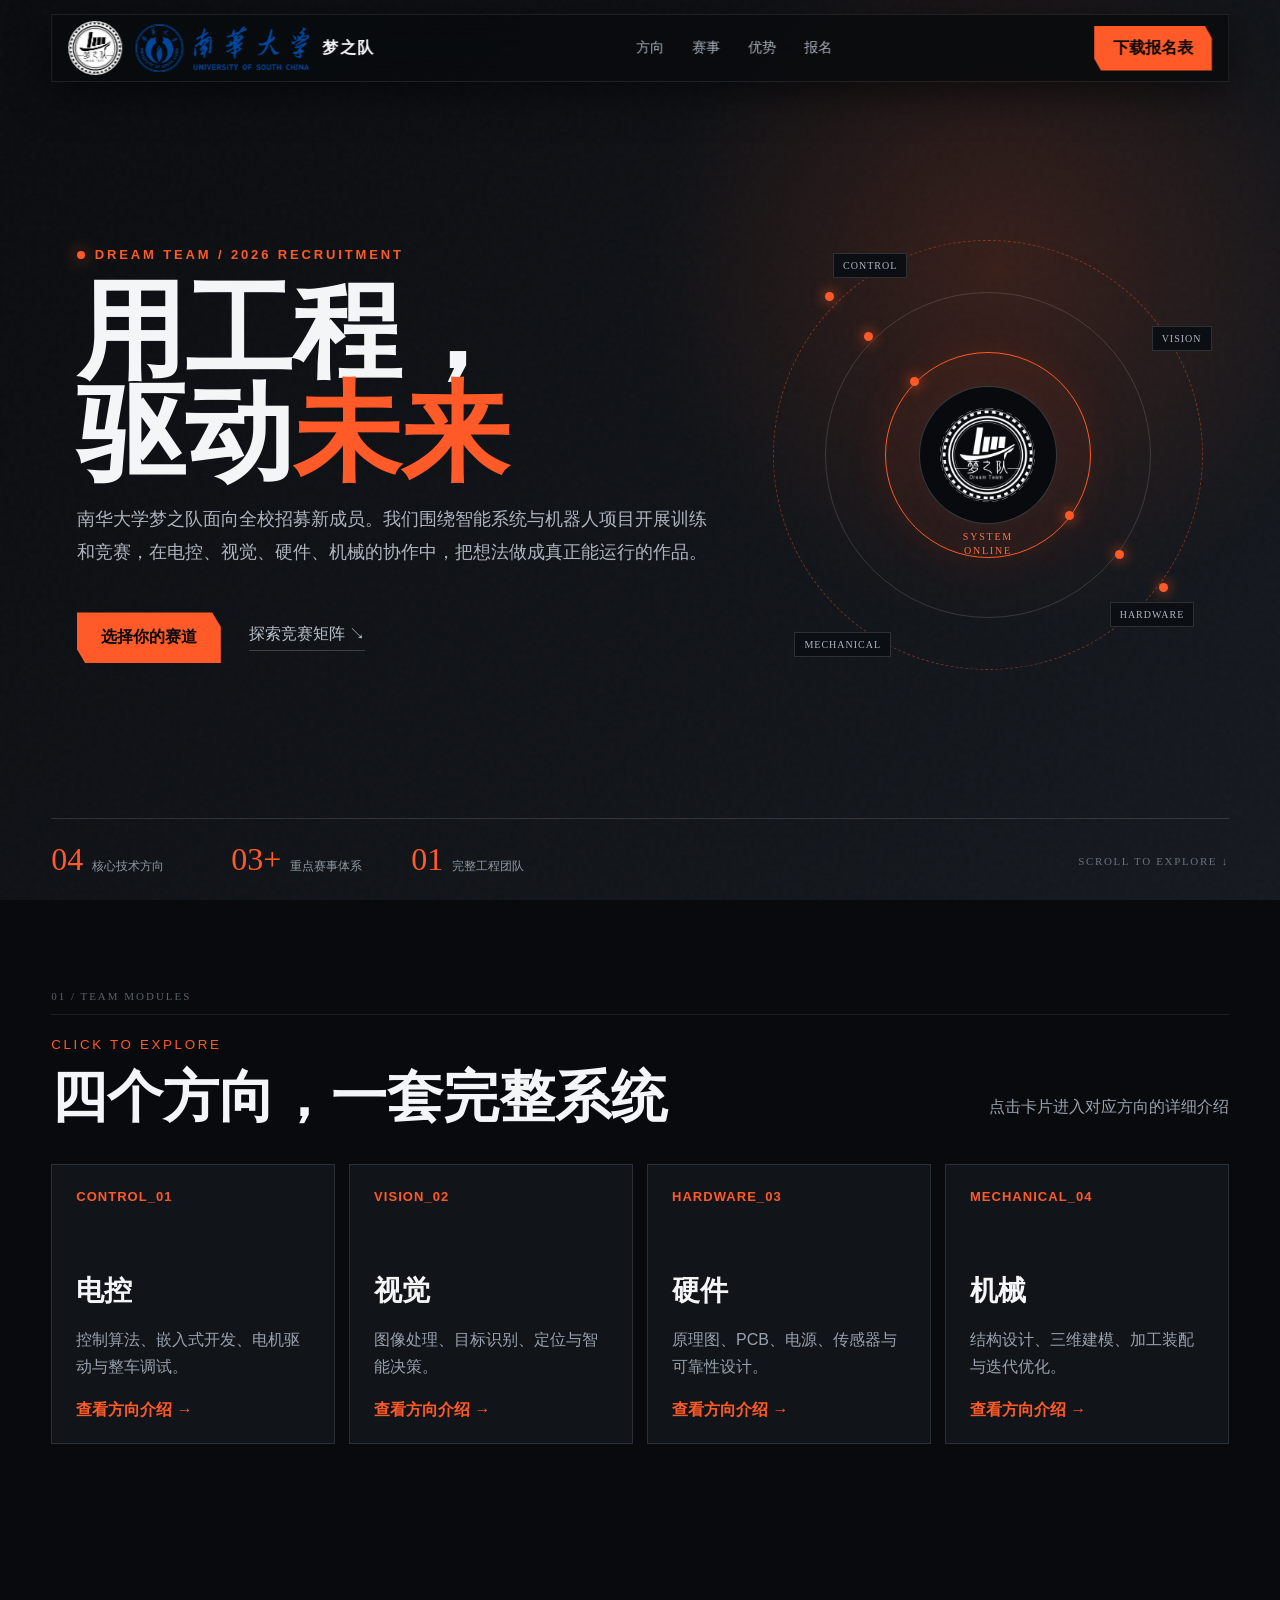
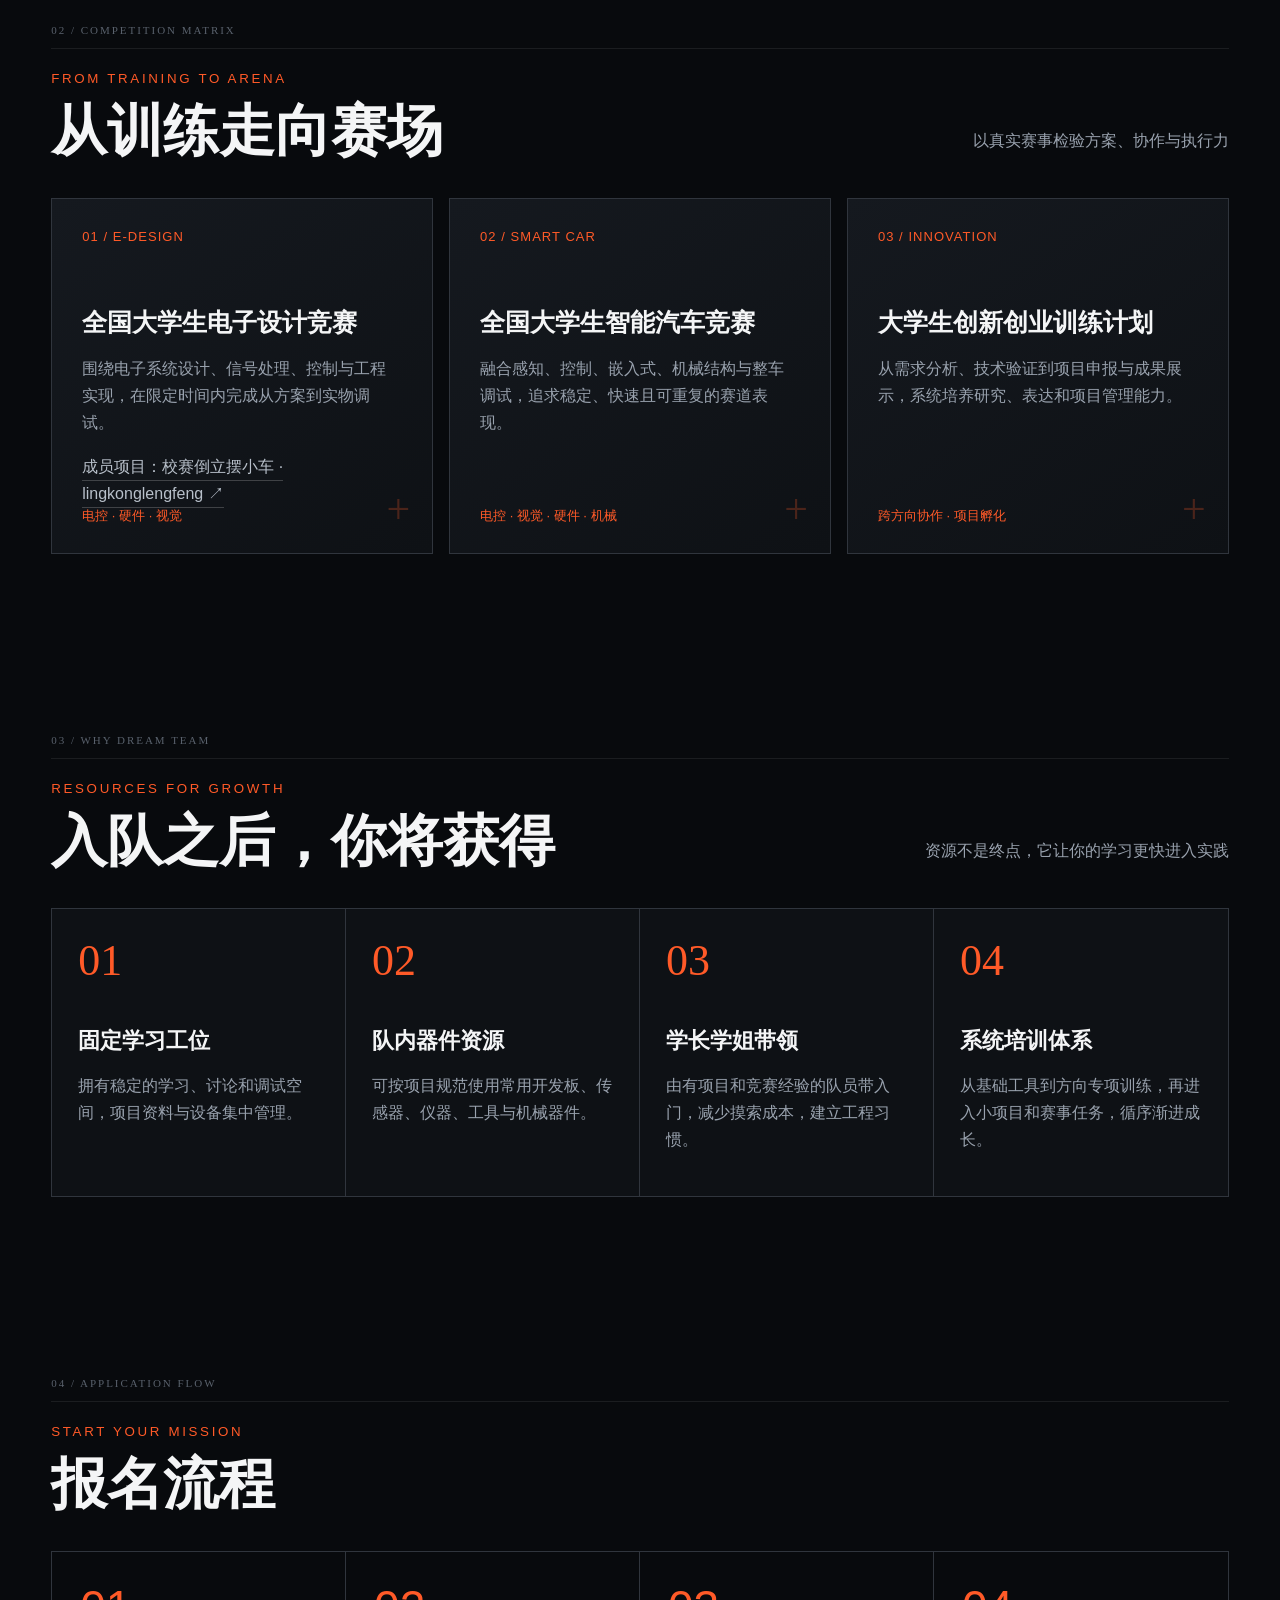
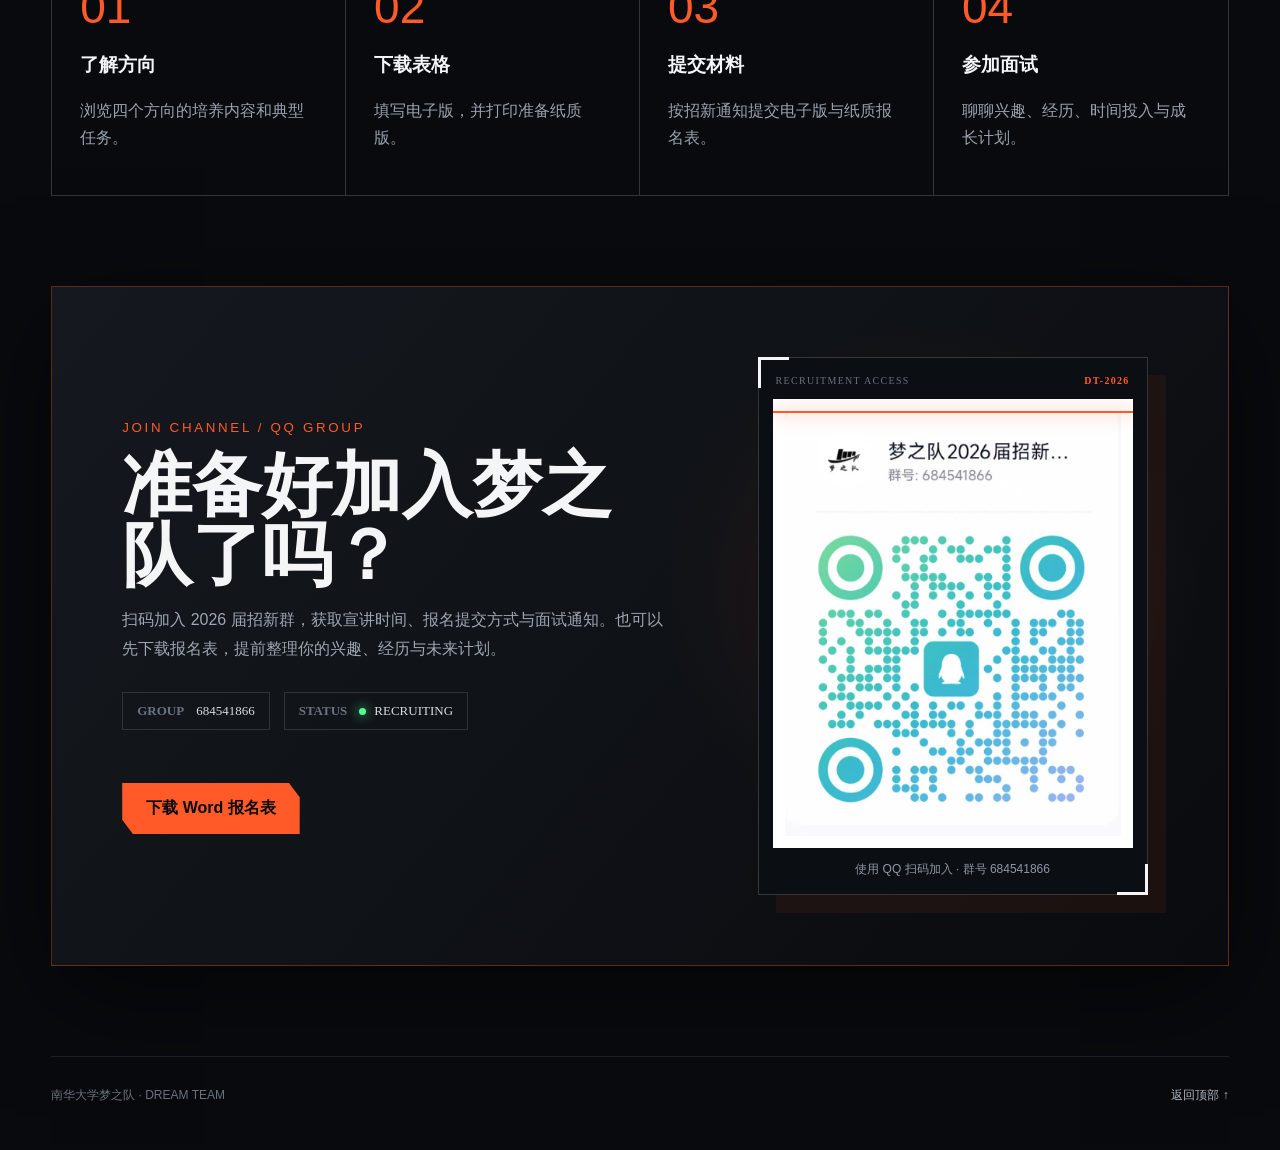
<file: index.html>
<!doctype html>
<html lang="zh-CN">
<head>
  <meta charset="utf-8">
  <meta name="viewport" content="width=device-width,initial-scale=1">
  <meta name="description" content="南华大学梦之队招新：电控、视觉、硬件、机械方向">
<title>梦之队招新</title>
  <link rel="stylesheet" href="assets/mecha.css">
  <link rel="stylesheet" href="assets/brand-fix.css">
  <link rel="stylesheet" href="assets/mecha-v2.css"><link rel="stylesheet" href="assets/mecha-v3.css">
</head>
<body class="home-page">
  <nav class="nav">
    <a class="brand" href="index.html"><img src="assets/dream-team-logo.jpg" alt="梦之队队徽"><img class="usc-logo" src="assets/usc-logo.png" alt="南华大学校标"><b>梦之队</b></a>
    <div class="nav-links"><a href="#roles">方向</a><a href="#competitions">赛事</a><a href="#benefits">优势</a><a href="#apply">报名</a></div>
    <a class="btn compact" href="南华大学梦之队招新报名表.docx" download>下载报名表</a>
  </nav>

  <header class="hero hero-v2">
    <div class="hero-noise"></div><div class="scanline"></div>
    <div class="hero-inner hero-layout">
      <div class="hero-copy">
        <div class="kicker"><span class="live-dot"></span>DREAM TEAM / 2026 RECRUITMENT</div>
        <h1>用工程，<br>驱动<em>未来</em></h1>
        <p>南华大学梦之队面向全校招募新成员。我们围绕智能系统与机器人项目开展训练和竞赛，在电控、视觉、硬件、机械的协作中，把想法做成真正能运行的作品。</p>
        <div class="hero-actions"><a class="btn" href="#roles">选择你的赛道</a><a class="text-link" href="#competitions">探索竞赛矩阵 ↘</a></div>
      </div>
      <div class="core" aria-label="招新方向快捷入口">
        <div class="core-ring ring-a"></div><div class="core-ring ring-b"></div><div class="core-ring ring-c"></div>
        <div class="core-center"><img src="assets/dream-team-logo.jpg" alt=""><span>SYSTEM<br>ONLINE</span></div>
        <a class="node n1" href="#role-control" aria-label="前往电控方向">CONTROL</a><a class="node n2" href="#role-vision" aria-label="前往视觉方向">VISION</a><a class="node n3" href="#role-hardware" aria-label="前往硬件方向">HARDWARE</a><a class="node n4" href="#role-mechanical" aria-label="前往机械方向">MECHANICAL</a>
      </div>
    </div>
    <div class="hero-stats"><div><b>04</b><span>核心技术方向</span></div><div><b>03+</b><span>重点赛事体系</span></div><div><b>01</b><span>完整工程团队</span></div><p>SCROLL TO EXPLORE ↓</p></div>
  </header>

  <main>
    <section id="roles">
      <div class="section-index">01 / TEAM MODULES</div>
      <div class="title"><div><small>CLICK TO EXPLORE</small><h2>四个方向，一套完整系统</h2></div><p>点击卡片进入对应方向的详细介绍</p></div>
      <div class="roles">
        <a id="role-control" class="role spotlight" href="direction-control.html"><b>CONTROL_01</b><h3>电控</h3><p>控制算法、嵌入式开发、电机驱动与整车调试。</p><span>查看方向介绍 →</span></a>
        <a id="role-vision" class="role spotlight" href="direction-vision.html"><b>VISION_02</b><h3>视觉</h3><p>图像处理、目标识别、定位与智能决策。</p><span>查看方向介绍 →</span></a>
        <a id="role-hardware" class="role spotlight" href="direction-hardware.html"><b>HARDWARE_03</b><h3>硬件</h3><p>原理图、PCB、电源、传感器与可靠性设计。</p><span>查看方向介绍 →</span></a>
        <a id="role-mechanical" class="role spotlight" href="direction-mechanical.html"><b>MECHANICAL_04</b><h3>机械</h3><p>结构设计、三维建模、加工装配与迭代优化。</p><span>查看方向介绍 →</span></a>
      </div>
    </section>

    <section id="competitions">
      <div class="section-index">02 / COMPETITION MATRIX</div>
      <div class="title"><div><small>FROM TRAINING TO ARENA</small><h2>从训练走向赛场</h2></div><p>以真实赛事检验方案、协作与执行力</p></div>
      <div class="competitions">
        <article class="competition spotlight"><span>01 / E-DESIGN</span><h3>全国大学生电子设计竞赛</h3><p>围绕电子系统设计、信号处理、控制与工程实现，在限定时间内完成从方案到实物调试。</p><i>电控 · 硬件 · 视觉</i><p><a class="text-link" href="https://github.com/lingkonglengfeng/nanhua-pendulum-car" target="_blank" rel="noopener noreferrer">成员项目：校赛倒立摆小车 · lingkonglengfeng ↗</a></p></article>
        <article class="competition spotlight"><span>02 / SMART CAR</span><h3>全国大学生智能汽车竞赛</h3><p>融合感知、控制、嵌入式、机械结构与整车调试，追求稳定、快速且可重复的赛道表现。</p><i>电控 · 视觉 · 硬件 · 机械</i></article>
        <article class="competition spotlight"><span>03 / INNOVATION</span><h3>大学生创新创业训练计划</h3><p>从需求分析、技术验证到项目申报与成果展示，系统培养研究、表达和项目管理能力。</p><i>跨方向协作 · 项目孵化</i></article>
      </div>
    </section>

    <section id="benefits">
      <div class="section-index">03 / WHY DREAM TEAM</div>
      <div class="title"><div><small>RESOURCES FOR GROWTH</small><h2>入队之后，你将获得</h2></div><p>资源不是终点，它让你的学习更快进入实践</p></div>
      <div class="benefits"><article class="spotlight"><b>01</b><h3>固定学习工位</h3><p>拥有稳定的学习、讨论和调试空间，项目资料与设备集中管理。</p></article><article class="spotlight"><b>02</b><h3>队内器件资源</h3><p>可按项目规范使用常用开发板、传感器、仪器、工具与机械器件。</p></article><article class="spotlight"><b>03</b><h3>学长学姐带领</h3><p>由有项目和竞赛经验的队员带入门，减少摸索成本，建立工程习惯。</p></article><article class="spotlight"><b>04</b><h3>系统培训体系</h3><p>从基础工具到方向专项训练，再进入小项目和赛事任务，循序渐进成长。</p></article></div>
    </section>

    <section id="apply">
      <div class="section-index">04 / APPLICATION FLOW</div>
      <div class="title"><div><small>START YOUR MISSION</small><h2>报名流程</h2></div></div>
      <div class="process"><div class="step"><span>01</span><h3>了解方向</h3><p>浏览四个方向的培养内容和典型任务。</p></div><div class="step"><span>02</span><h3>下载表格</h3><p>填写电子版，并打印准备纸质版。</p></div><div class="step"><span>03</span><h3>提交材料</h3><p>按招新通知提交电子版与纸质报名表。</p></div><div class="step"><span>04</span><h3>参加面试</h3><p>聊聊兴趣、经历、时间投入与成长计划。</p></div></div>
    </section>

    <section class="join-terminal">
      <div class="join-copy"><small>JOIN CHANNEL / QQ GROUP</small><h2>准备好加入梦之队了吗？</h2><p>扫码加入 2026 届招新群，获取宣讲时间、报名提交方式与面试通知。也可以先下载报名表，提前整理你的兴趣、经历与未来计划。</p><div class="terminal-meta"><span><b>GROUP</b>684541866</span><span><b>STATUS</b><i></i>RECRUITING</span></div><a class="btn" href="南华大学梦之队招新报名表.docx" download>下载 Word 报名表</a></div>
      <div class="qr-terminal"><div class="qr-head"><span>RECRUITMENT ACCESS</span><b>DT-2026</b></div><div class="qr-screen"><div class="qr-scan"></div><img src="assets/recruit-qq-qr.png" alt="梦之队2026届招新QQ群二维码"></div><p>使用 QQ 扫码加入 · 群号 684541866</p></div>
    </section>
  </main>
  <footer class="site-footer"><span>南华大学梦之队 · DREAM TEAM</span><a href="#top" onclick="window.scrollTo({top:0,behavior:'smooth'});return false">返回顶部 ↑</a></footer>
  <script src="assets/mecha.js"></script><script src="assets/mecha-v2.js"></script><script src="assets/mecha-v3.js"></script>
</body>
</html>
</file>
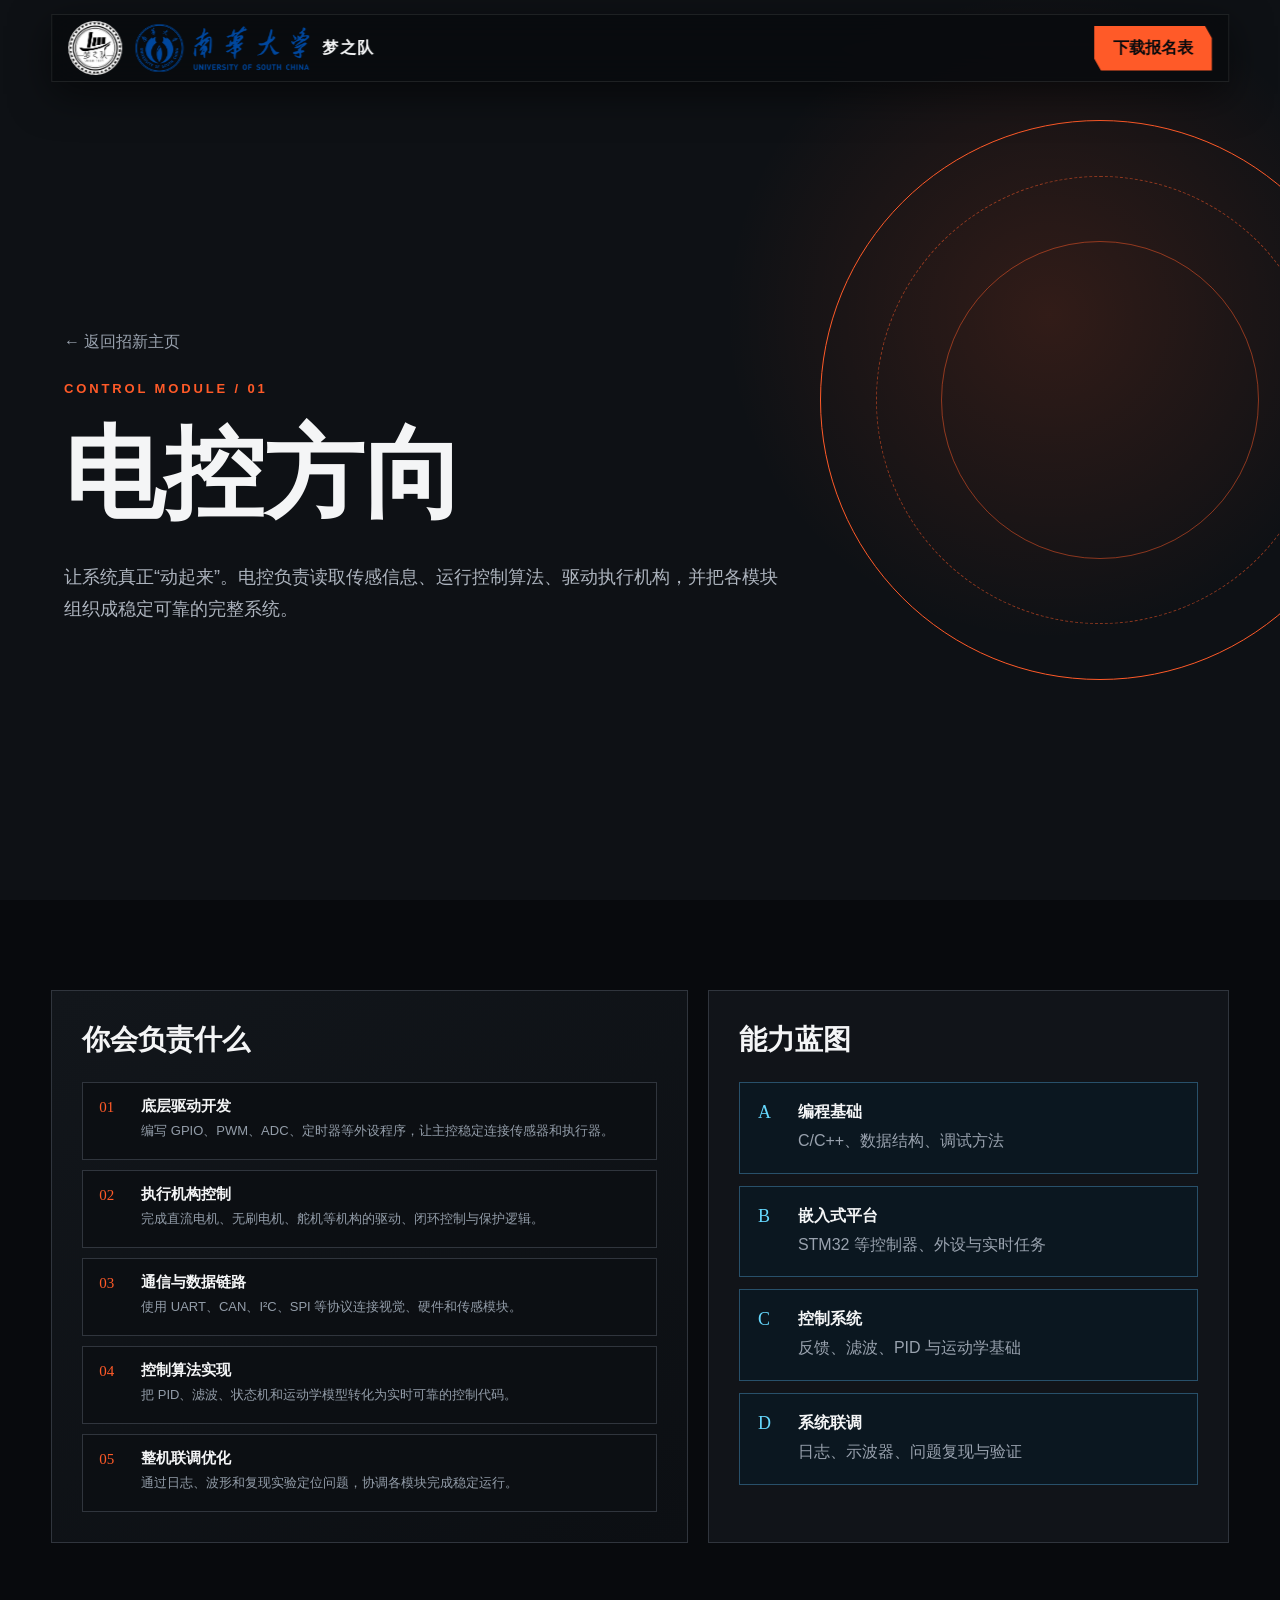
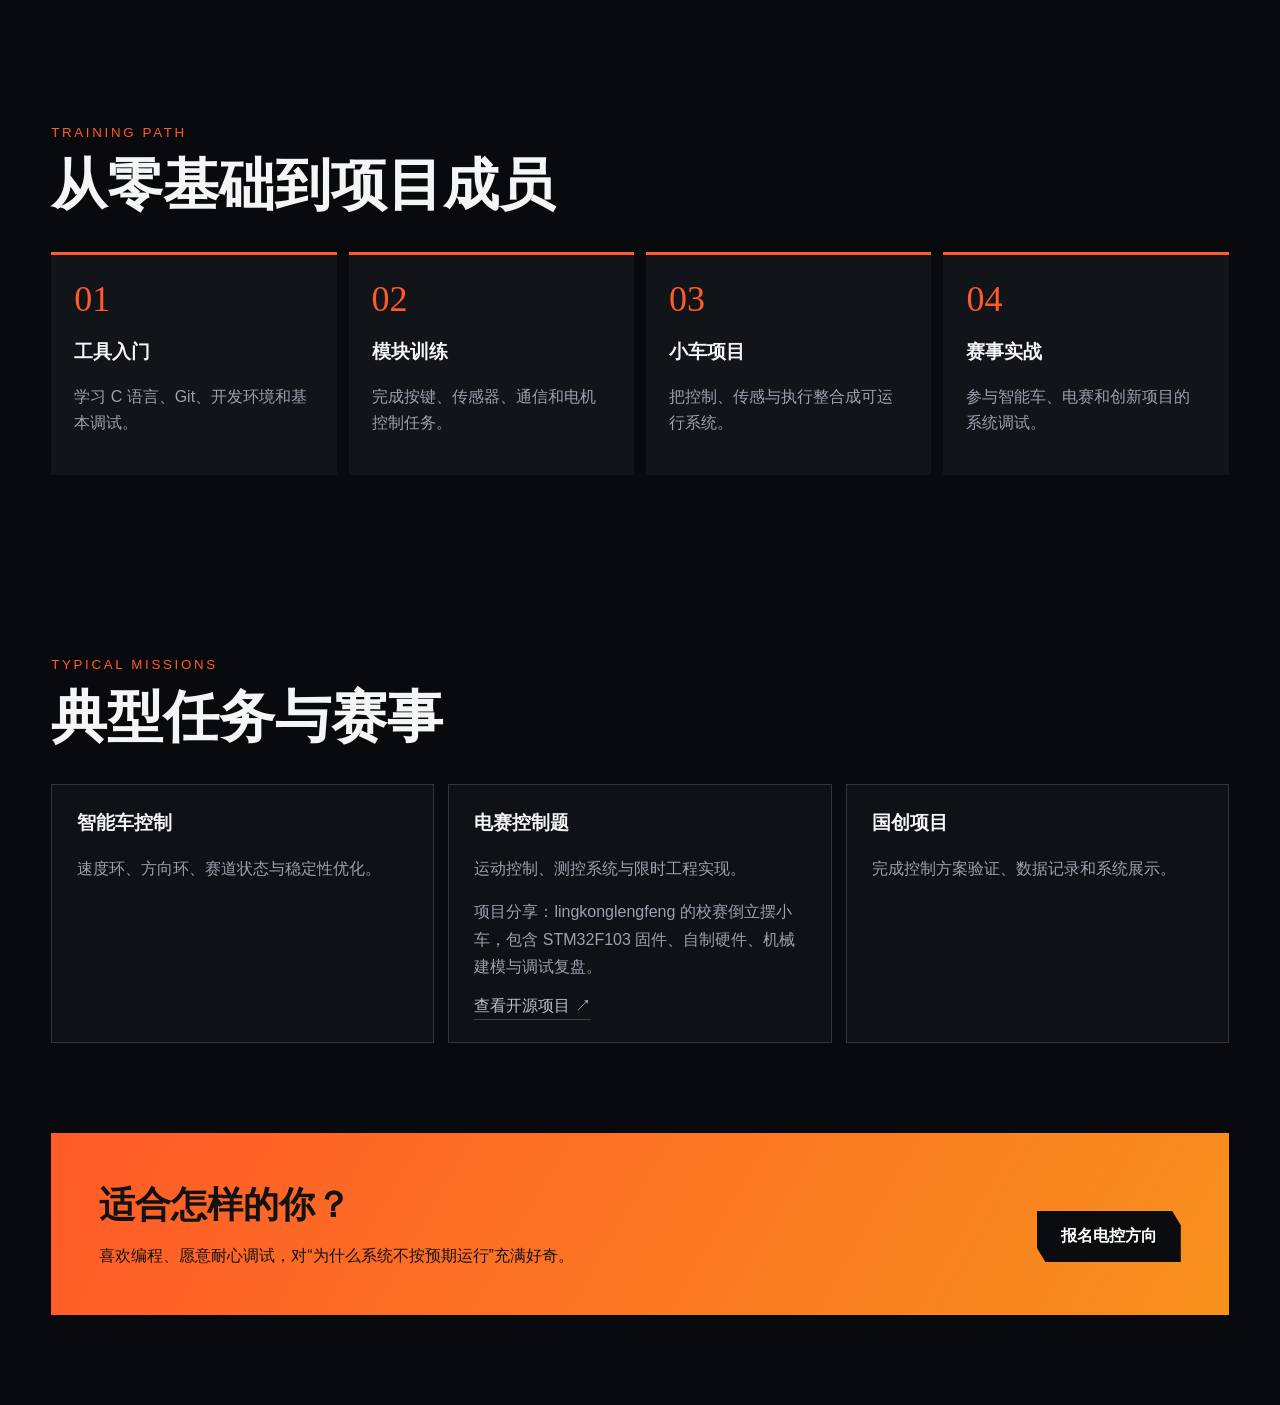
<file: direction-control.html>
<!doctype html><html lang="zh-CN"><head><meta charset="utf-8"><meta name="viewport" content="width=device-width,initial-scale=1"><title>电控方向 · 梦之队</title><link rel="stylesheet" href="assets/mecha.css"><link rel="stylesheet" href="assets/brand-fix.css"><link rel="stylesheet" href="assets/mecha-v2.css"><link rel="stylesheet" href="assets/mecha-v3.css"></head><body class="direction-page"><nav class="nav"><a class="brand" href="index.html"><img src="assets/dream-team-logo.jpg" alt="梦之队"><img class="usc-logo" src="assets/usc-logo.png" alt="南华大学校标"><b>梦之队</b></a><a class="btn compact" href="南华大学梦之队招新报名表.docx" download>下载报名表</a></nav><header class="direction-hero"><div class="orb"></div><div class="inner"><a class="back" href="index.html">← 返回招新主页</a><div class="eyebrow">CONTROL MODULE / 01</div><h1>电控方向</h1><p>让系统真正“动起来”。电控负责读取传感信息、运行控制算法、驱动执行机构，并把各模块组织成稳定可靠的完整系统。</p></div></header><main><section><div class="module-grid"><article class="module"><h2>你会负责什么</h2><div class="duty-list"><div class="duty-item"><b>01</b><strong>底层驱动开发</strong><span>编写 GPIO、PWM、ADC、定时器等外设程序，让主控稳定连接传感器和执行器。</span></div><div class="duty-item"><b>02</b><strong>执行机构控制</strong><span>完成直流电机、无刷电机、舵机等机构的驱动、闭环控制与保护逻辑。</span></div><div class="duty-item"><b>03</b><strong>通信与数据链路</strong><span>使用 UART、CAN、I²C、SPI 等协议连接视觉、硬件和传感模块。</span></div><div class="duty-item"><b>04</b><strong>控制算法实现</strong><span>把 PID、滤波、状态机和运动学模型转化为实时可靠的控制代码。</span></div><div class="duty-item"><b>05</b><strong>整机联调优化</strong><span>通过日志、波形和复现实验定位问题，协调各模块完成稳定运行。</span></div></div></article><article class="module"><h2>能力蓝图</h2><div class="blueprint-list"><div class="blueprint-item"><b>A</b><strong>编程基础</strong><span>C/C++、数据结构、调试方法</span></div><div class="blueprint-item"><b>B</b><strong>嵌入式平台</strong><span>STM32 等控制器、外设与实时任务</span></div><div class="blueprint-item"><b>C</b><strong>控制系统</strong><span>反馈、滤波、PID 与运动学基础</span></div><div class="blueprint-item"><b>D</b><strong>系统联调</strong><span>日志、示波器、问题复现与验证</span></div></div></article></div></section><section><div class="title"><div><small>TRAINING PATH</small><h2>从零基础到项目成员</h2></div></div><div class="path"><article><b>01</b><h3>工具入门</h3><p>学习 C 语言、Git、开发环境和基本调试。</p></article><article><b>02</b><h3>模块训练</h3><p>完成按键、传感器、通信和电机控制任务。</p></article><article><b>03</b><h3>小车项目</h3><p>把控制、传感与执行整合成可运行系统。</p></article><article><b>04</b><h3>赛事实战</h3><p>参与智能车、电赛和创新项目的系统调试。</p></article></div></section><section><div class="title"><div><small>TYPICAL MISSIONS</small><h2>典型任务与赛事</h2></div></div><div class="project-strip"><article><h3>智能车控制</h3><p>速度环、方向环、赛道状态与稳定性优化。</p></article><article><h3>电赛控制题</h3><p>运动控制、测控系统与限时工程实现。</p><p>项目分享：lingkonglengfeng 的校赛倒立摆小车，包含 STM32F103 固件、自制硬件、机械建模与调试复盘。</p><a class="text-link" href="https://github.com/lingkonglengfeng/nanhua-pendulum-car" target="_blank" rel="noopener noreferrer">查看开源项目 ↗</a></article><article><h3>国创项目</h3><p>完成控制方案验证、数据记录和系统展示。</p></article></div></section><section class="download"><div><h2>适合怎样的你？</h2><p>喜欢编程、愿意耐心调试，对“为什么系统不按预期运行”充满好奇。</p></div><a class="btn dark" href="南华大学梦之队招新报名表.docx" download>报名电控方向</a></section></main><script src="assets/mecha.js"></script><script src="assets/mecha-v2.js"></script><script src="assets/mecha-v3.js"></script></body></html>
</file>
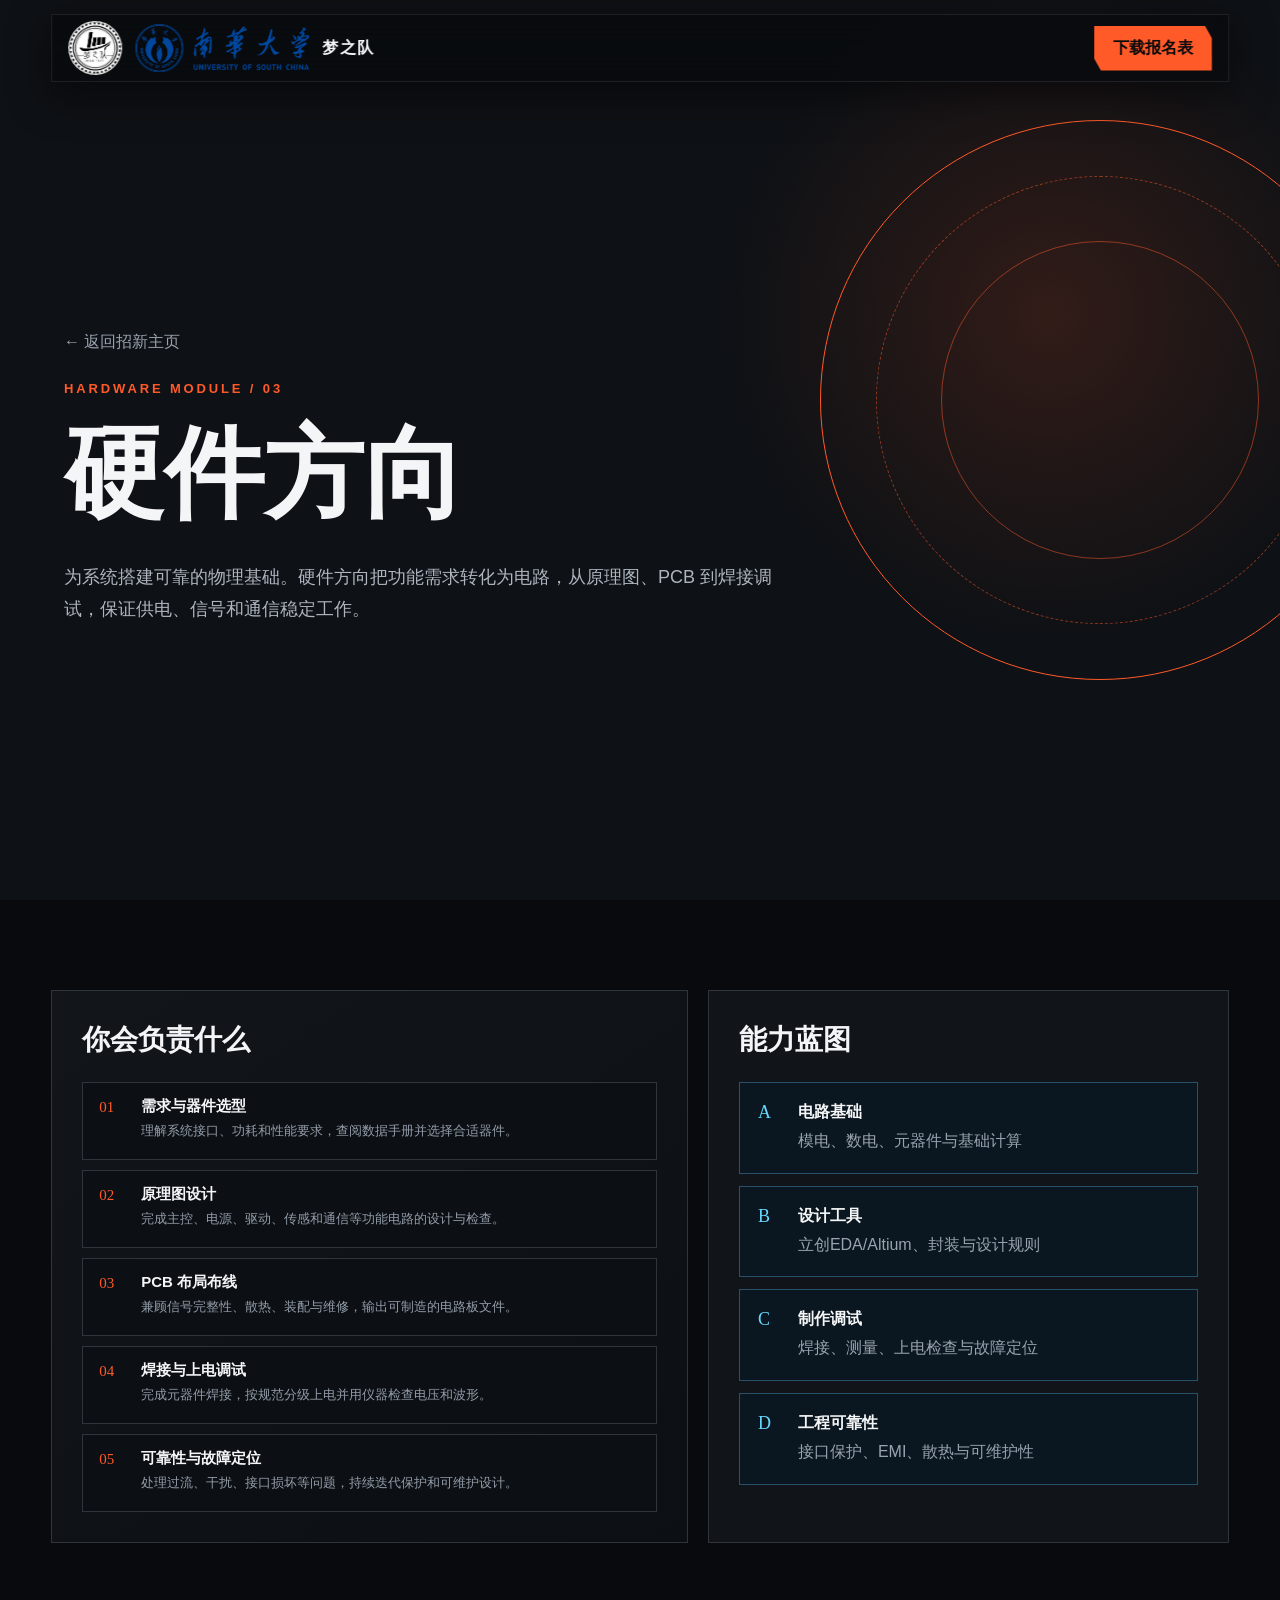
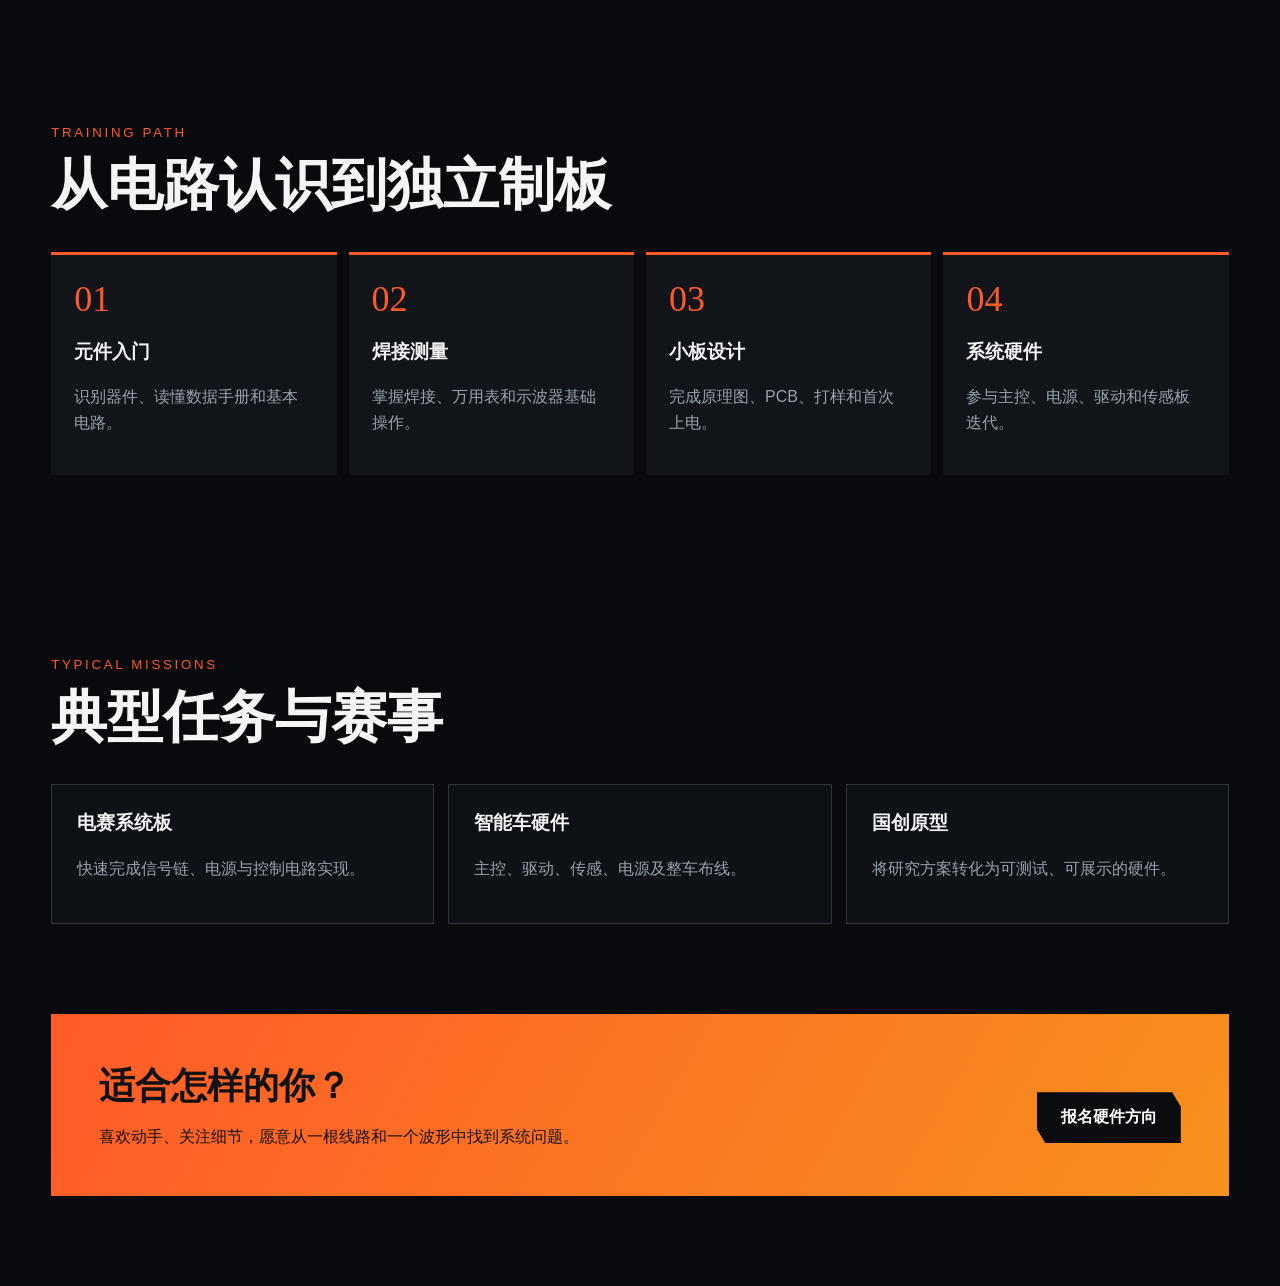
<file: direction-hardware.html>
<!doctype html><html lang="zh-CN"><head><meta charset="utf-8"><meta name="viewport" content="width=device-width,initial-scale=1"><title>硬件方向 · 梦之队</title><link rel="stylesheet" href="assets/mecha.css"><link rel="stylesheet" href="assets/brand-fix.css"><link rel="stylesheet" href="assets/mecha-v2.css"><link rel="stylesheet" href="assets/mecha-v3.css"></head><body class="direction-page"><nav class="nav"><a class="brand" href="index.html"><img src="assets/dream-team-logo.jpg" alt="梦之队"><img class="usc-logo" src="assets/usc-logo.png" alt="南华大学校标"><b>梦之队</b></a><a class="btn compact" href="南华大学梦之队招新报名表.docx" download>下载报名表</a></nav><header class="direction-hero"><div class="orb"></div><div class="inner"><a class="back" href="index.html">← 返回招新主页</a><div class="eyebrow">HARDWARE MODULE / 03</div><h1>硬件方向</h1><p>为系统搭建可靠的物理基础。硬件方向把功能需求转化为电路，从原理图、PCB 到焊接调试，保证供电、信号和通信稳定工作。</p></div></header><main><section><div class="module-grid"><article class="module"><h2>你会负责什么</h2><div class="duty-list"><div class="duty-item"><b>01</b><strong>需求与器件选型</strong><span>理解系统接口、功耗和性能要求，查阅数据手册并选择合适器件。</span></div><div class="duty-item"><b>02</b><strong>原理图设计</strong><span>完成主控、电源、驱动、传感和通信等功能电路的设计与检查。</span></div><div class="duty-item"><b>03</b><strong>PCB 布局布线</strong><span>兼顾信号完整性、散热、装配与维修，输出可制造的电路板文件。</span></div><div class="duty-item"><b>04</b><strong>焊接与上电调试</strong><span>完成元器件焊接，按规范分级上电并用仪器检查电压和波形。</span></div><div class="duty-item"><b>05</b><strong>可靠性与故障定位</strong><span>处理过流、干扰、接口损坏等问题，持续迭代保护和可维护设计。</span></div></div></article><article class="module"><h2>能力蓝图</h2><div class="blueprint-list"><div class="blueprint-item"><b>A</b><strong>电路基础</strong><span>模电、数电、元器件与基础计算</span></div><div class="blueprint-item"><b>B</b><strong>设计工具</strong><span>立创EDA/Altium、封装与设计规则</span></div><div class="blueprint-item"><b>C</b><strong>制作调试</strong><span>焊接、测量、上电检查与故障定位</span></div><div class="blueprint-item"><b>D</b><strong>工程可靠性</strong><span>接口保护、EMI、散热与可维护性</span></div></div></article></div></section><section><div class="title"><div><small>TRAINING PATH</small><h2>从电路认识到独立制板</h2></div></div><div class="path"><article><b>01</b><h3>元件入门</h3><p>识别器件、读懂数据手册和基本电路。</p></article><article><b>02</b><h3>焊接测量</h3><p>掌握焊接、万用表和示波器基础操作。</p></article><article><b>03</b><h3>小板设计</h3><p>完成原理图、PCB、打样和首次上电。</p></article><article><b>04</b><h3>系统硬件</h3><p>参与主控、电源、驱动和传感板迭代。</p></article></div></section><section><div class="title"><div><small>TYPICAL MISSIONS</small><h2>典型任务与赛事</h2></div></div><div class="project-strip"><article><h3>电赛系统板</h3><p>快速完成信号链、电源与控制电路实现。</p></article><article><h3>智能车硬件</h3><p>主控、驱动、传感、电源及整车布线。</p></article><article><h3>国创原型</h3><p>将研究方案转化为可测试、可展示的硬件。</p></article></div></section><section class="download"><div><h2>适合怎样的你？</h2><p>喜欢动手、关注细节，愿意从一根线路和一个波形中找到系统问题。</p></div><a class="btn dark" href="南华大学梦之队招新报名表.docx" download>报名硬件方向</a></section></main><script src="assets/mecha.js"></script><script src="assets/mecha-v2.js"></script><script src="assets/mecha-v3.js"></script></body></html>
</file>
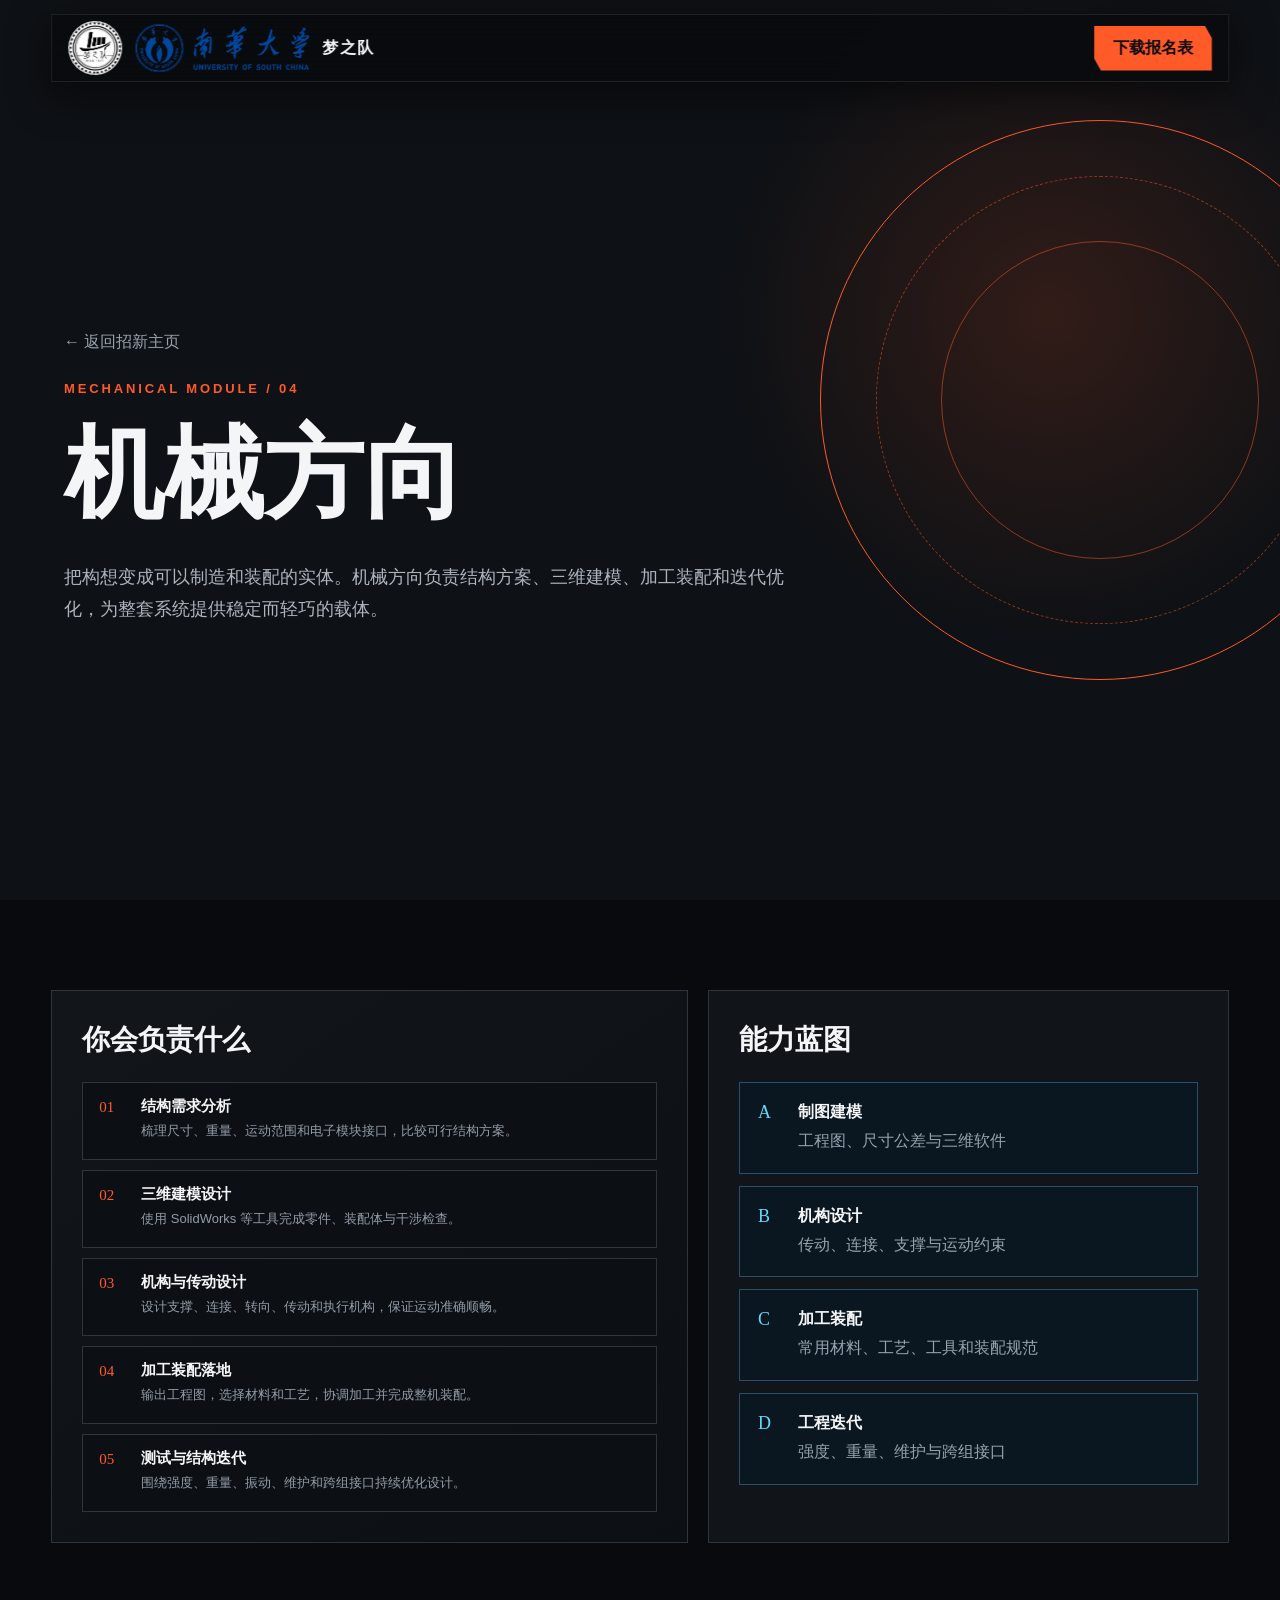
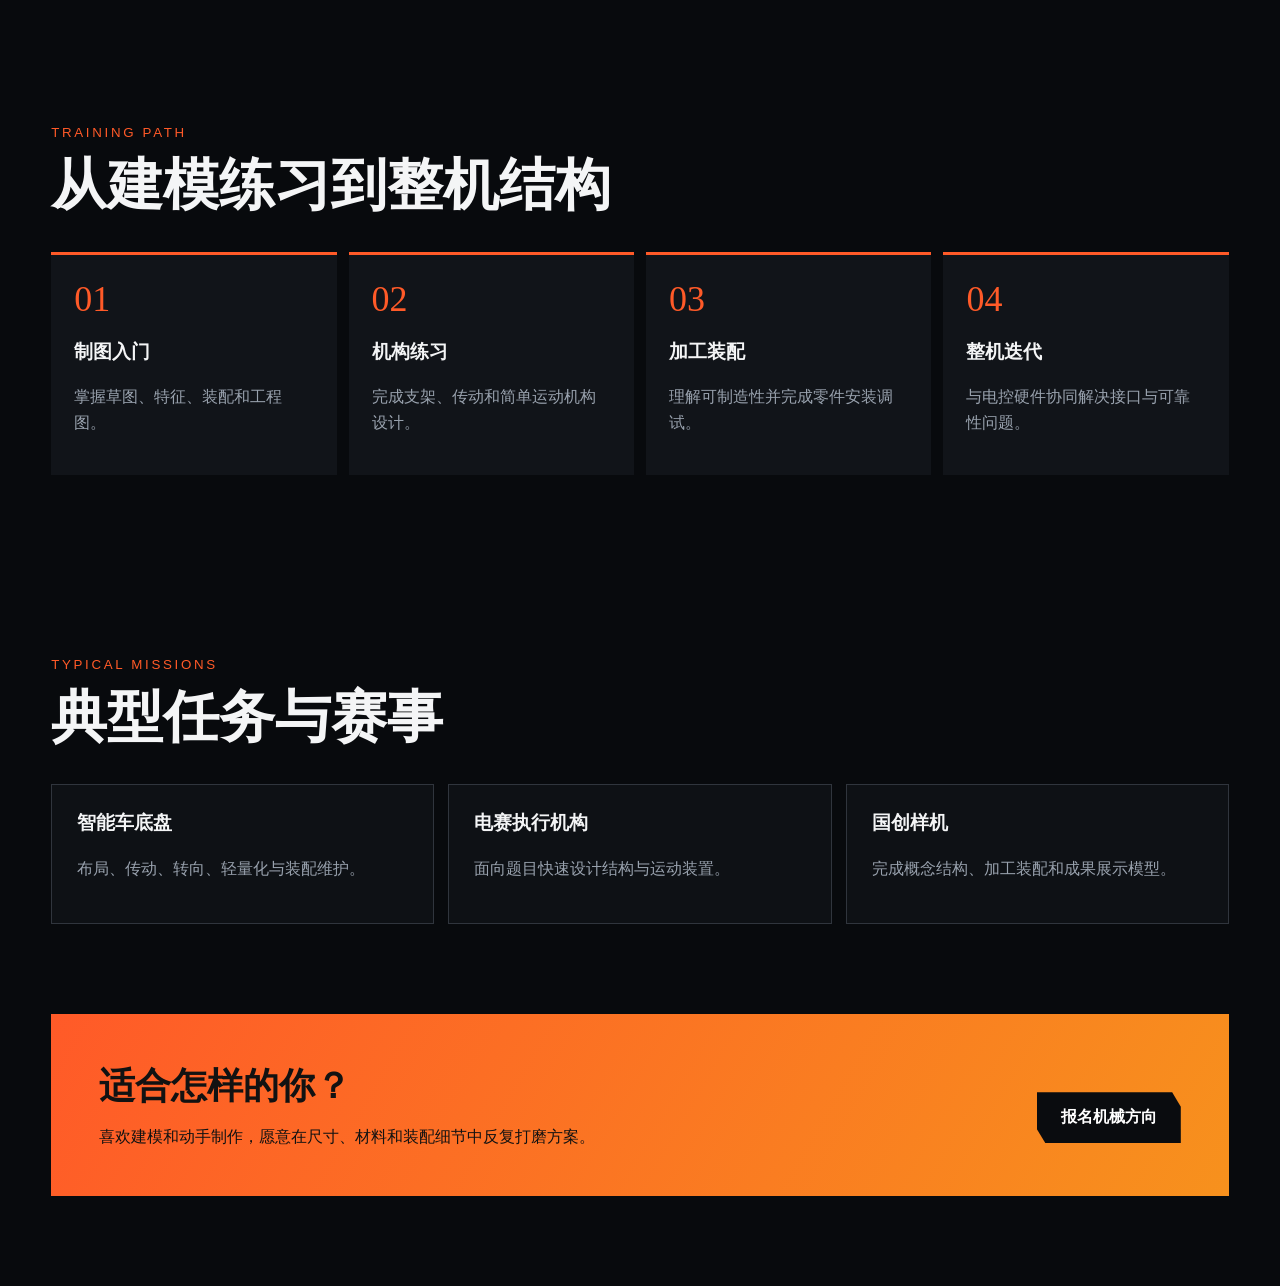
<file: direction-mechanical.html>
<!doctype html><html lang="zh-CN"><head><meta charset="utf-8"><meta name="viewport" content="width=device-width,initial-scale=1"><title>机械方向 · 梦之队</title><link rel="stylesheet" href="assets/mecha.css"><link rel="stylesheet" href="assets/brand-fix.css"><link rel="stylesheet" href="assets/mecha-v2.css"><link rel="stylesheet" href="assets/mecha-v3.css"></head><body class="direction-page"><nav class="nav"><a class="brand" href="index.html"><img src="assets/dream-team-logo.jpg" alt="梦之队"><img class="usc-logo" src="assets/usc-logo.png" alt="南华大学校标"><b>梦之队</b></a><a class="btn compact" href="南华大学梦之队招新报名表.docx" download>下载报名表</a></nav><header class="direction-hero"><div class="orb"></div><div class="inner"><a class="back" href="index.html">← 返回招新主页</a><div class="eyebrow">MECHANICAL MODULE / 04</div><h1>机械方向</h1><p>把构想变成可以制造和装配的实体。机械方向负责结构方案、三维建模、加工装配和迭代优化，为整套系统提供稳定而轻巧的载体。</p></div></header><main><section><div class="module-grid"><article class="module"><h2>你会负责什么</h2><div class="duty-list"><div class="duty-item"><b>01</b><strong>结构需求分析</strong><span>梳理尺寸、重量、运动范围和电子模块接口，比较可行结构方案。</span></div><div class="duty-item"><b>02</b><strong>三维建模设计</strong><span>使用 SolidWorks 等工具完成零件、装配体与干涉检查。</span></div><div class="duty-item"><b>03</b><strong>机构与传动设计</strong><span>设计支撑、连接、转向、传动和执行机构，保证运动准确顺畅。</span></div><div class="duty-item"><b>04</b><strong>加工装配落地</strong><span>输出工程图，选择材料和工艺，协调加工并完成整机装配。</span></div><div class="duty-item"><b>05</b><strong>测试与结构迭代</strong><span>围绕强度、重量、振动、维护和跨组接口持续优化设计。</span></div></div></article><article class="module"><h2>能力蓝图</h2><div class="blueprint-list"><div class="blueprint-item"><b>A</b><strong>制图建模</strong><span>工程图、尺寸公差与三维软件</span></div><div class="blueprint-item"><b>B</b><strong>机构设计</strong><span>传动、连接、支撑与运动约束</span></div><div class="blueprint-item"><b>C</b><strong>加工装配</strong><span>常用材料、工艺、工具和装配规范</span></div><div class="blueprint-item"><b>D</b><strong>工程迭代</strong><span>强度、重量、维护与跨组接口</span></div></div></article></div></section><section><div class="title"><div><small>TRAINING PATH</small><h2>从建模练习到整机结构</h2></div></div><div class="path"><article><b>01</b><h3>制图入门</h3><p>掌握草图、特征、装配和工程图。</p></article><article><b>02</b><h3>机构练习</h3><p>完成支架、传动和简单运动机构设计。</p></article><article><b>03</b><h3>加工装配</h3><p>理解可制造性并完成零件安装调试。</p></article><article><b>04</b><h3>整机迭代</h3><p>与电控硬件协同解决接口与可靠性问题。</p></article></div></section><section><div class="title"><div><small>TYPICAL MISSIONS</small><h2>典型任务与赛事</h2></div></div><div class="project-strip"><article><h3>智能车底盘</h3><p>布局、传动、转向、轻量化与装配维护。</p></article><article><h3>电赛执行机构</h3><p>面向题目快速设计结构与运动装置。</p></article><article><h3>国创样机</h3><p>完成概念结构、加工装配和成果展示模型。</p></article></div></section><section class="download"><div><h2>适合怎样的你？</h2><p>喜欢建模和动手制作，愿意在尺寸、材料和装配细节中反复打磨方案。</p></div><a class="btn dark" href="南华大学梦之队招新报名表.docx" download>报名机械方向</a></section></main><script src="assets/mecha.js"></script><script src="assets/mecha-v2.js"></script><script src="assets/mecha-v3.js"></script></body></html>
</file>
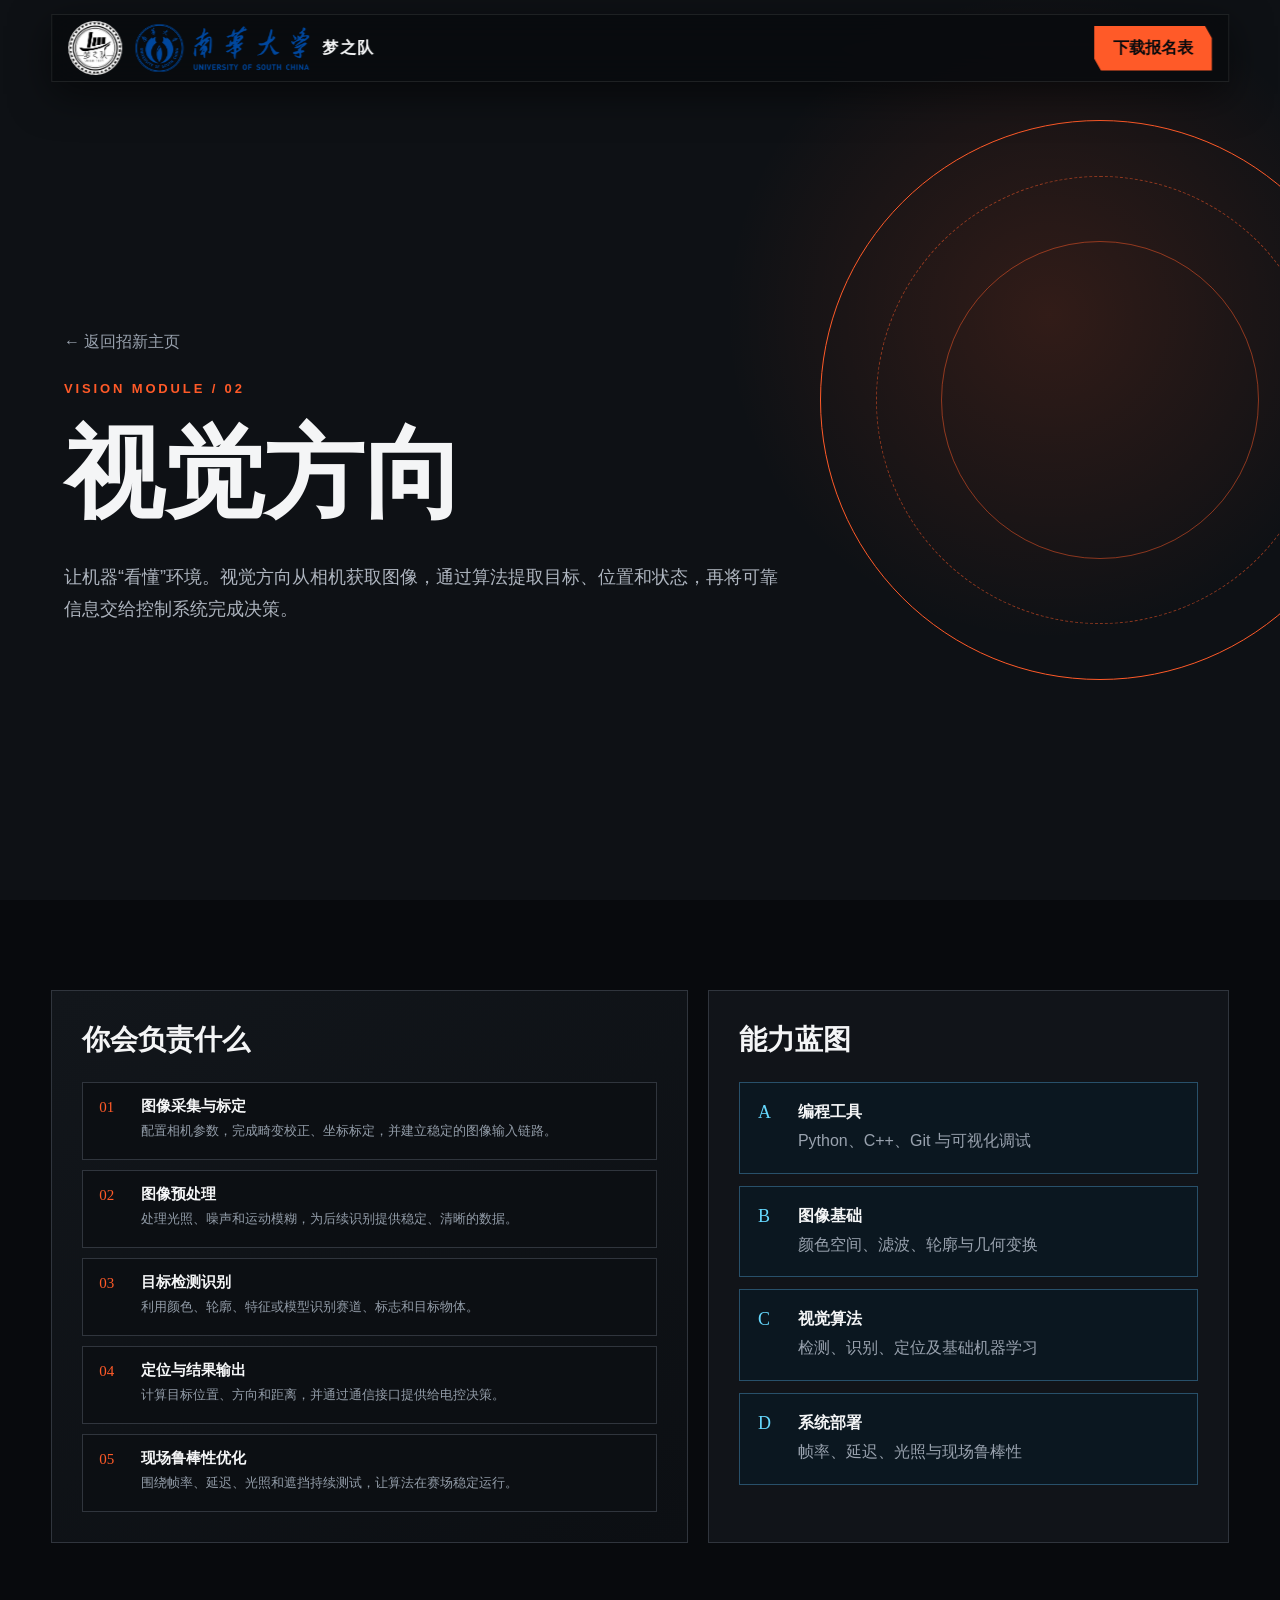
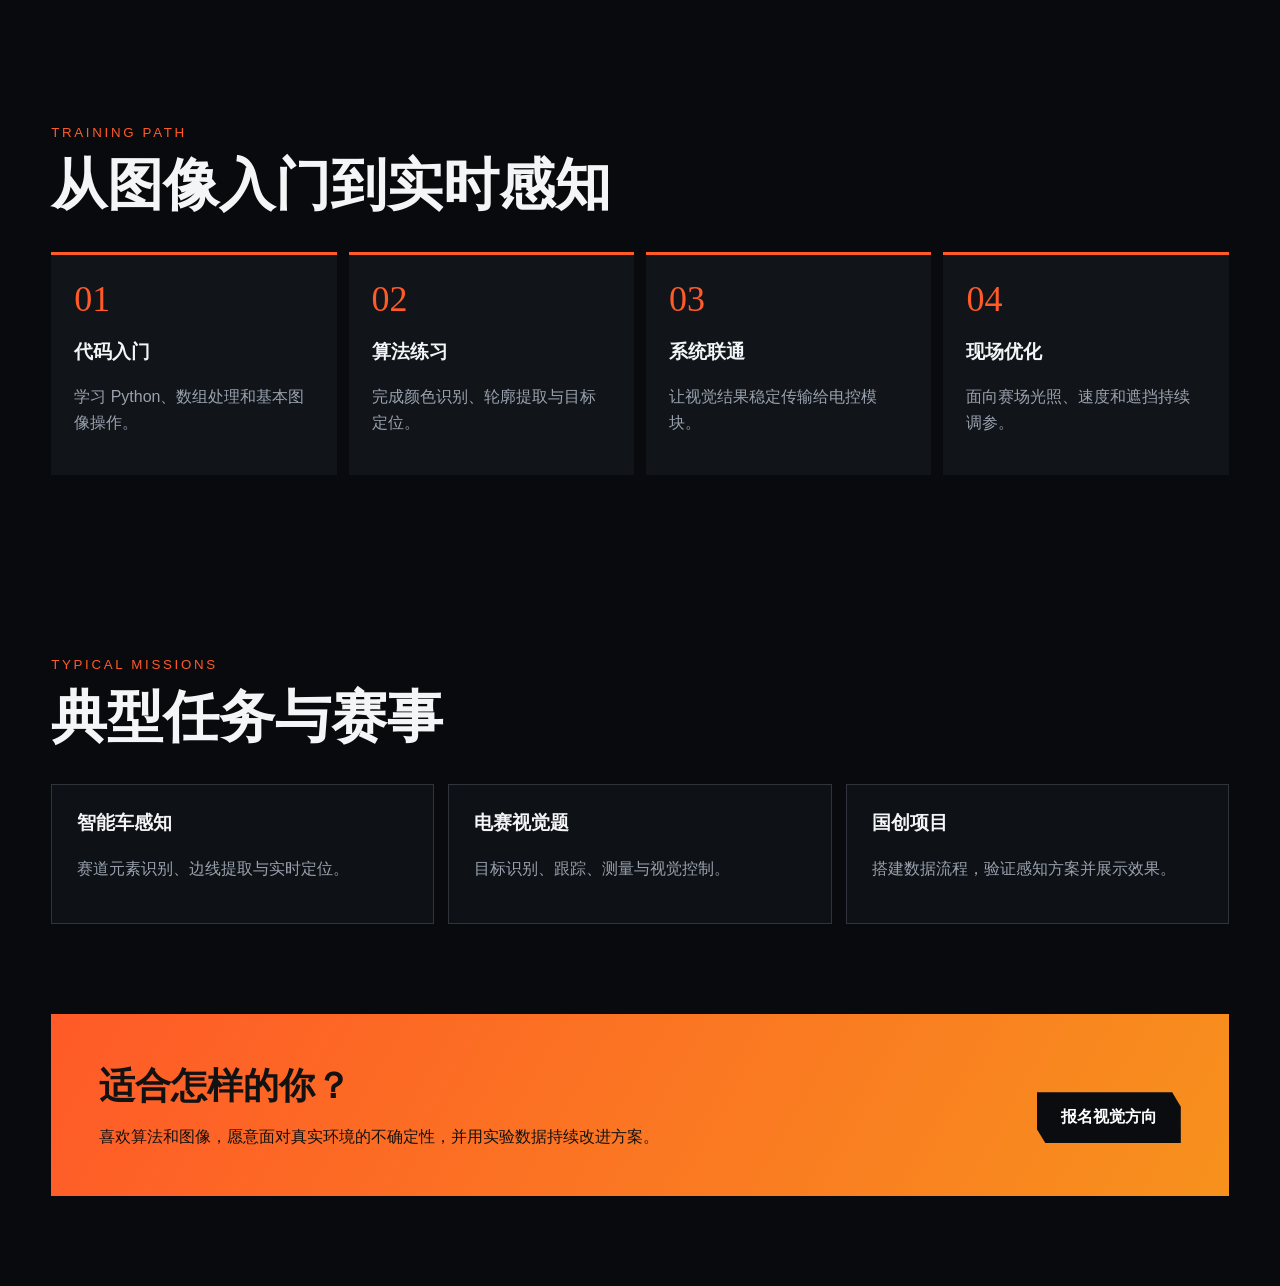
<file: direction-vision.html>
<!doctype html><html lang="zh-CN"><head><meta charset="utf-8"><meta name="viewport" content="width=device-width,initial-scale=1"><title>视觉方向 · 梦之队</title><link rel="stylesheet" href="assets/mecha.css"><link rel="stylesheet" href="assets/brand-fix.css"><link rel="stylesheet" href="assets/mecha-v2.css"><link rel="stylesheet" href="assets/mecha-v3.css"></head><body class="direction-page"><nav class="nav"><a class="brand" href="index.html"><img src="assets/dream-team-logo.jpg" alt="梦之队"><img class="usc-logo" src="assets/usc-logo.png" alt="南华大学校标"><b>梦之队</b></a><a class="btn compact" href="南华大学梦之队招新报名表.docx" download>下载报名表</a></nav><header class="direction-hero"><div class="orb"></div><div class="inner"><a class="back" href="index.html">← 返回招新主页</a><div class="eyebrow">VISION MODULE / 02</div><h1>视觉方向</h1><p>让机器“看懂”环境。视觉方向从相机获取图像，通过算法提取目标、位置和状态，再将可靠信息交给控制系统完成决策。</p></div></header><main><section><div class="module-grid"><article class="module"><h2>你会负责什么</h2><div class="duty-list"><div class="duty-item"><b>01</b><strong>图像采集与标定</strong><span>配置相机参数，完成畸变校正、坐标标定，并建立稳定的图像输入链路。</span></div><div class="duty-item"><b>02</b><strong>图像预处理</strong><span>处理光照、噪声和运动模糊，为后续识别提供稳定、清晰的数据。</span></div><div class="duty-item"><b>03</b><strong>目标检测识别</strong><span>利用颜色、轮廓、特征或模型识别赛道、标志和目标物体。</span></div><div class="duty-item"><b>04</b><strong>定位与结果输出</strong><span>计算目标位置、方向和距离，并通过通信接口提供给电控决策。</span></div><div class="duty-item"><b>05</b><strong>现场鲁棒性优化</strong><span>围绕帧率、延迟、光照和遮挡持续测试，让算法在赛场稳定运行。</span></div></div></article><article class="module"><h2>能力蓝图</h2><div class="blueprint-list"><div class="blueprint-item"><b>A</b><strong>编程工具</strong><span>Python、C++、Git 与可视化调试</span></div><div class="blueprint-item"><b>B</b><strong>图像基础</strong><span>颜色空间、滤波、轮廓与几何变换</span></div><div class="blueprint-item"><b>C</b><strong>视觉算法</strong><span>检测、识别、定位及基础机器学习</span></div><div class="blueprint-item"><b>D</b><strong>系统部署</strong><span>帧率、延迟、光照与现场鲁棒性</span></div></div></article></div></section><section><div class="title"><div><small>TRAINING PATH</small><h2>从图像入门到实时感知</h2></div></div><div class="path"><article><b>01</b><h3>代码入门</h3><p>学习 Python、数组处理和基本图像操作。</p></article><article><b>02</b><h3>算法练习</h3><p>完成颜色识别、轮廓提取与目标定位。</p></article><article><b>03</b><h3>系统联通</h3><p>让视觉结果稳定传输给电控模块。</p></article><article><b>04</b><h3>现场优化</h3><p>面向赛场光照、速度和遮挡持续调参。</p></article></div></section><section><div class="title"><div><small>TYPICAL MISSIONS</small><h2>典型任务与赛事</h2></div></div><div class="project-strip"><article><h3>智能车感知</h3><p>赛道元素识别、边线提取与实时定位。</p></article><article><h3>电赛视觉题</h3><p>目标识别、跟踪、测量与视觉控制。</p></article><article><h3>国创项目</h3><p>搭建数据流程，验证感知方案并展示效果。</p></article></div></section><section class="download"><div><h2>适合怎样的你？</h2><p>喜欢算法和图像，愿意面对真实环境的不确定性，并用实验数据持续改进方案。</p></div><a class="btn dark" href="南华大学梦之队招新报名表.docx" download>报名视觉方向</a></section></main><script src="assets/mecha.js"></script><script src="assets/mecha-v2.js"></script><script src="assets/mecha-v3.js"></script></body></html>
</file>
<file: assets/mecha.css>
:root{--bg:#080a0d;--panel:#111419;--line:#30353d;--orange:#ff5a28;--amber:#f7911d;--text:#f4f5f6;--muted:#99a2ae;--blue:#66d9ff}*{box-sizing:border-box}html{scroll-behavior:smooth;overflow-x:hidden}body{margin:0;background:var(--bg);color:var(--text);font-family:"Microsoft YaHei","PingFang SC",sans-serif;overflow-x:hidden}body::before{position:fixed;inset:0;content:"";pointer-events:none;background:linear-gradient(#ffffff08 1px,transparent 1px),linear-gradient(90deg,#ffffff08 1px,transparent 1px);background-size:48px 48px;mask-image:linear-gradient(to bottom,#000,transparent)}a{color:inherit}.nav{position:absolute;z-index:10;top:0;left:50%;transform:translateX(-50%);width:min(1180px,92%);height:92px;display:flex;align-items:center;justify-content:space-between}.brand{display:flex;align-items:center;gap:13px;text-decoration:none}.brand img{width:54px;height:54px;border-radius:50%;object-fit:cover;background:white}.brand img:nth-child(2){width:64px}.brand b{letter-spacing:.1em}.hero{position:relative;min-height:720px;display:grid;place-items:center;padding:130px 6vw 80px;background:radial-gradient(circle at 78% 30%,#ff58232a,transparent 30%),linear-gradient(135deg,#090b0e,#15191f);overflow:hidden}.orb{position:absolute;width:min(560px,70vw);aspect-ratio:1;border:1px solid var(--orange);border-radius:50%;right:-100px;top:120px;animation:spin 18s linear infinite}.orb::before,.orb::after{position:absolute;inset:55px;content:"";border:1px dashed #ff5a2880;border-radius:50%}.orb::after{inset:120px;border-style:solid}.scanline{position:absolute;inset:-80% 0;background:linear-gradient(transparent 48%,#ff5a2817 50%,transparent 52%);animation:scan 8s linear infinite}.hero-inner{position:relative;z-index:2;width:min(1180px,100%)}.kicker,.eyebrow{color:var(--orange);letter-spacing:.22em;font-weight:700;font-size:13px}.hero h1{max-width:850px;margin:18px 0;font-size:clamp(48px,9vw,108px);line-height:.95;text-transform:uppercase}.hero h1 em{font-style:normal;color:var(--orange)}.hero p{max-width:690px;color:#aeb5bf;font-size:18px;line-height:1.85}.btn{display:inline-block;margin-top:25px;padding:15px 24px;background:var(--orange);color:#080a0d;text-decoration:none;font-weight:800;clip-path:polygon(0 0,94% 0,100% 28%,100% 100%,6% 100%,0 72%)}.btn.compact{margin:0;padding:12px 19px}.btn.dark{background:#0a0c0f;color:white}main>section,body>section{width:min(1180px,92%);margin:0 auto;padding:90px 0}.title{display:flex;align-items:end;justify-content:space-between;gap:25px;margin-bottom:28px}.title h2{margin:7px 0 0;font-size:clamp(30px,5vw,56px)}.title small{color:var(--orange);letter-spacing:.2em}.title>p{max-width:370px;color:var(--muted);line-height:1.6;text-align:right}.roles{display:grid;grid-template-columns:repeat(4,1fr);gap:14px}.role{position:relative;min-height:280px;padding:24px;border:1px solid #2b3038;background:var(--panel);text-decoration:none;transition:.3s}.role:hover{transform:translateY(-8px);border-color:var(--orange);box-shadow:0 18px 50px #ff5a2817}.role b,.competition span{display:block;color:var(--orange);font-size:13px;letter-spacing:.08em}.role h3{font-size:28px;margin:68px 0 12px}.role p,.competition p,.benefits p,.step p{color:var(--muted);line-height:1.7}.role>span{position:absolute;bottom:22px;color:var(--orange);font-weight:700}.competitions{display:grid;grid-template-columns:repeat(3,1fr);gap:16px}.competition{position:relative;min-height:330px;padding:30px;border:1px solid var(--line);background:linear-gradient(145deg,#15191f,#0e1115)}.competition::after{position:absolute;right:22px;bottom:20px;content:"+";font:42px Consolas;color:#ff5a2840}.competition h3{font-size:25px;margin:62px 0 14px}.competition i{position:absolute;left:30px;bottom:28px;color:var(--orange);font-size:13px;font-style:normal}.benefits{display:grid;grid-template-columns:repeat(4,1fr);border:1px solid var(--line)}.benefits article{min-height:255px;padding:26px;border-right:1px solid var(--line);background:#0e1115}.benefits article:last-child{border:0}.benefits b{font:44px Consolas;color:var(--orange)}.benefits h3{margin:40px 0 10px;font-size:22px}.process{display:grid;grid-template-columns:repeat(4,1fr);border:1px solid var(--line)}.step{padding:28px;border-right:1px solid var(--line)}.step:last-child{border:0}.step span{font-size:46px;color:var(--orange)}.download{margin-bottom:90px;padding:48px;background:linear-gradient(120deg,var(--orange),var(--amber));color:#121212;display:flex;align-items:center;justify-content:space-between;gap:25px}.download h2{margin:0;font-size:36px}.download p{margin-bottom:0}.direction-hero{position:relative;min-height:510px;padding:150px max(5vw,24px) 75px;background:radial-gradient(circle at 82% 35%,#ff5a2826,transparent 27%),#0e1115;overflow:hidden}.direction-hero .inner{position:relative;z-index:2;width:min(1180px,100%);margin:auto}.back{display:inline-block;margin-bottom:28px;color:var(--muted);text-decoration:none}.direction-hero h1{margin:12px 0;font-size:clamp(50px,9vw,100px)}.direction-hero p{max-width:720px;color:#aeb5bf;font-size:18px;line-height:1.8}.module-grid{display:grid;grid-template-columns:1.1fr .9fr;gap:20px}.module{padding:30px;border:1px solid var(--line);background:var(--panel)}.module h2{margin-top:0;font-size:28px}.module h3{color:var(--orange)}.module ul{padding-left:20px;color:var(--muted);line-height:2}.blueprint-list{display:grid;gap:12px}.blueprint-item{position:relative;padding:19px 20px 19px 58px;border:1px solid #28506a;background:#0b1720}.blueprint-item b{position:absolute;left:18px;color:var(--blue);font:18px Consolas}.blueprint-item strong{display:block;margin-bottom:5px}.blueprint-item span{color:var(--muted);line-height:1.6}.path{display:grid;grid-template-columns:repeat(4,1fr);gap:12px}.path article{min-height:210px;padding:23px;border-top:3px solid var(--orange);background:var(--panel)}.path b{font:36px Consolas;color:var(--orange)}.path p{color:var(--muted);line-height:1.65}.project-strip{display:grid;grid-template-columns:repeat(3,1fr);gap:14px}.project-strip article{padding:25px;border:1px solid var(--line);background:#0e1115}.project-strip h3{margin-top:0}.project-strip p{color:var(--muted);line-height:1.7}@keyframes spin{to{transform:rotate(360deg)}}@keyframes scan{to{transform:translateY(80%)}}@media(max-width:900px){.roles,.benefits{grid-template-columns:1fr 1fr}.competitions{grid-template-columns:1fr}.module-grid{grid-template-columns:1fr}.path,.project-strip{grid-template-columns:1fr 1fr}.benefits article:nth-child(2){border-right:0}.benefits article{border-bottom:1px solid var(--line)}}@media(max-width:620px){.roles,.benefits,.process,.path,.project-strip{grid-template-columns:1fr}.brand b{display:none}.brand img{width:45px;height:45px}.brand img:nth-child(2){width:52px}.nav .btn{font-size:13px}.hero{min-height:670px}.title{display:block}.title>p{text-align:left}.role{min-height:230px}.role h3{margin-top:40px}.benefits article,.step{border-right:0;border-bottom:1px solid var(--line)}.download{display:block;padding:34px 25px}.download .btn{margin-top:22px}.direction-hero{padding-top:125px}.module{padding:23px}}
</file>
<file: assets/brand-fix.css>
.brand img.usc-logo{width:174px;height:auto;border-radius:0;object-fit:contain;background:transparent}
@media(max-width:620px){.brand img.usc-logo{width:120px;height:auto}.brand b{display:none}}
</file>
<file: assets/mecha-v2.css>
.nav{position:fixed;top:14px;height:68px;padding:0 16px;border:1px solid #ffffff17;background:#090b0dd9;backdrop-filter:blur(18px);box-shadow:0 12px 40px #0008}.nav-links{display:flex;gap:28px}.nav-links a{color:#aab2bc;text-decoration:none;font-size:14px;transition:.25s}.nav-links a:hover{color:#fff}.hero-v2{min-height:850px;padding-bottom:120px}.hero-noise{position:absolute;inset:0;opacity:.2;background-image:url("data:image/svg+xml,%3Csvg viewBox='0 0 180 180' xmlns='http://www.w3.org/2000/svg'%3E%3Cfilter id='n'%3E%3CfeTurbulence type='fractalNoise' baseFrequency='.9' numOctaves='3' stitchTiles='stitch'/%3E%3C/filter%3E%3Crect width='100%25' height='100%25' filter='url(%23n)' opacity='.13'/%3E%3C/svg%3E");pointer-events:none}.hero-layout{display:grid;grid-template-columns:1.2fr .8fr;align-items:center;gap:50px}.hero-copy{position:relative;z-index:3}.live-dot{display:inline-block;width:8px;height:8px;margin-right:10px;border-radius:50%;background:#ff5a28;box-shadow:0 0 18px #ff5a28;animation:pulse 1.7s ease-in-out infinite}.hero-actions{display:flex;align-items:center;gap:28px}.text-link{margin-top:25px;color:#b8c0ca;text-decoration:none;border-bottom:1px solid #ffffff32;padding-bottom:5px}.core{position:relative;width:min(430px,35vw);aspect-ratio:1;margin:auto}.core-ring{position:absolute;border-radius:50%;border:1px solid #ff5a2868}.ring-a{inset:0;border-style:dashed;animation:spin 24s linear infinite}.ring-b{inset:12%;border-color:#ffffff25;animation:spinReverse 17s linear infinite}.ring-c{inset:26%;border:1px solid #ff5a28;box-shadow:inset 0 0 40px #ff5a281c,0 0 45px #ff5a2818}.core-ring::before,.core-ring::after{position:absolute;content:"";width:9px;height:9px;border-radius:50%;background:#ff5a28;box-shadow:0 0 14px #ff5a28}.core-ring::before{left:12%;top:12%}.core-ring::after{right:8%;bottom:18%}.core-center{position:absolute;inset:34%;display:grid;place-items:center;border-radius:50%;background:#080a0d;border:1px solid #ffffff30;box-shadow:0 0 60px #ff5a282a}.core-center img{width:70%;border-radius:50%;filter:invert(1);mix-blend-mode:screen}.core-center span{position:absolute;top:105%;font:10px/1.4 Consolas;color:#ff7042;letter-spacing:.18em;text-align:center}.node{position:absolute;padding:6px 9px;background:#0b0e12;border:1px solid #ffffff25;color:#aeb6c0;font:10px Consolas;font-style:normal;letter-spacing:.1em}.n1{top:3%;left:14%}.n2{top:20%;right:-2%}.n3{bottom:10%;right:2%}.n4{bottom:3%;left:5%}.hero-stats{position:absolute;z-index:4;bottom:0;left:50%;transform:translateX(-50%);width:min(1180px,92%);display:grid;grid-template-columns:repeat(3,180px) 1fr;align-items:end;border-top:1px solid #ffffff22;padding:22px 0}.hero-stats div{display:flex;align-items:baseline;gap:9px}.hero-stats b{font:32px Consolas;color:#ff5a28}.hero-stats span{font-size:12px;color:#9099a4}.hero-stats>p{text-align:right;font:11px Consolas;color:#69727d;letter-spacing:.15em}.section-index{margin-bottom:20px;padding-bottom:12px;border-bottom:1px solid #ffffff14;color:#59616c;font:11px Consolas;letter-spacing:.18em}.spotlight{--mx:50%;--my:50%}.spotlight::before{position:absolute;inset:0;content:"";pointer-events:none;opacity:0;background:radial-gradient(320px circle at var(--mx) var(--my),#ff5a281c,transparent 60%);transition:opacity .3s}.spotlight:hover::before{opacity:1}.benefits .spotlight{position:relative}.join-terminal{display:grid;grid-template-columns:1.15fr .85fr;gap:70px;align-items:center;margin-bottom:90px!important;padding:70px!important;border:1px solid #ff5a2855;background:radial-gradient(circle at 75% 45%,#ff5a281d,transparent 28%),linear-gradient(130deg,#15191f,#090b0e);box-shadow:0 30px 100px #0008}.join-copy small{color:#ff5a28;letter-spacing:.2em}.join-copy h2{max-width:600px;margin:14px 0;font-size:clamp(38px,6vw,70px);line-height:1}.join-copy p{max-width:650px;color:#9da6b1;line-height:1.8}.terminal-meta{display:flex;gap:14px;flex-wrap:wrap;margin:28px 0}.terminal-meta span{padding:10px 14px;border:1px solid #ffffff22;font:13px Consolas;color:#d7dce2}.terminal-meta b{margin-right:12px;color:#69727d}.terminal-meta i{display:inline-block;width:7px;height:7px;margin-right:8px;border-radius:50%;background:#4fff92;box-shadow:0 0 12px #4fff92}.qr-terminal{position:relative;max-width:390px;margin:auto;padding:14px;border:1px solid #ffffff2b;background:#0b0e12;box-shadow:18px 18px 0 #ff5a2812}.qr-terminal::before,.qr-terminal::after{position:absolute;content:"";width:28px;height:28px;border-color:#ff5a28}.qr-terminal::before{left:-1px;top:-1px;border-left:3px solid;border-top:3px solid}.qr-terminal::after{right:-1px;bottom:-1px;border-right:3px solid;border-bottom:3px solid}.qr-head{display:flex;justify-content:space-between;padding:3px 3px 13px;color:#68717d;font:10px Consolas;letter-spacing:.13em}.qr-head b{color:#ff5a28}.qr-screen{position:relative;overflow:hidden;padding:12px;background:white}.qr-screen img{display:block;width:100%;height:auto}.qr-scan{position:absolute;z-index:2;left:0;right:0;height:2px;background:#ff5a28;box-shadow:0 0 18px #ff5a28;animation:qrScan 3.5s ease-in-out infinite}.qr-terminal>p{text-align:center;color:#8e97a2;font-size:12px;margin:13px 0 2px}.site-footer{width:min(1180px,92%);margin:auto;padding:30px 0 46px;border-top:1px solid #ffffff17;display:flex;justify-content:space-between;color:#69727d;font-size:12px}.site-footer a{color:#aeb6c0;text-decoration:none}@keyframes spinReverse{to{transform:rotate(-360deg)}}@keyframes pulse{50%{opacity:.35;transform:scale(.75)}}@keyframes qrScan{0%,100%{top:8%}50%{top:90%}}@media(max-width:900px){.nav-links{display:none}.hero-layout{grid-template-columns:1fr}.core{position:absolute;right:-80px;width:420px;opacity:.35}.hero-stats{grid-template-columns:repeat(3,1fr)}.hero-stats>p{display:none}.join-terminal{grid-template-columns:1fr;padding:45px!important}.qr-terminal{width:min(390px,100%)}}@media(max-width:620px){.nav{top:8px;height:62px;padding:0 10px}.brand img.usc-logo{display:none}.hero-v2{min-height:800px;padding-top:125px}.hero-actions{align-items:flex-start;flex-direction:column;gap:0}.core{width:310px;right:-130px;top:170px}.hero-stats{grid-template-columns:1fr 1fr;gap:10px}.hero-stats div:nth-child(3){display:none}.hero-stats b{font-size:25px}.join-terminal{padding:30px 20px!important}.join-copy h2{font-size:42px}.terminal-meta{display:grid}.qr-screen{padding:8px}}
</file>
<file: assets/mecha-v3.css>
@media (min-width:901px) and (min-height:700px){html{scroll-snap-type:y proximity}.home-page .hero{min-height:100svh;height:100svh;scroll-snap-align:start;scroll-snap-stop:always}.home-page main{scroll-snap-align:start}.direction-page .direction-hero{min-height:100svh;height:100svh;display:flex;align-items:center;scroll-snap-align:start;scroll-snap-stop:always}.direction-page main{scroll-snap-align:start}}
.duty-list{display:grid;gap:10px}.duty-item{position:relative;min-height:78px;padding:14px 15px 14px 58px;border:1px solid #30353d;background:#0c0f13;transition:.25s}.duty-item:hover{border-color:#ff5a28;transform:translateX(5px)}.duty-item b{position:absolute;left:16px;top:16px;color:#ff5a28;font:15px Consolas}.duty-item strong{display:block;margin-bottom:5px;font-size:15px}.duty-item span{display:block;color:#939da9;font-size:13px;line-height:1.55}.module-grid .module:first-child{background:linear-gradient(145deg,#12161b,#0c0f13)}
@media(max-width:900px),(max-height:699px){html{scroll-snap-type:none}.duty-item{min-height:auto}}
.hero-v2 .scanline{inset:0;overflow:hidden;background:none;animation:none;pointer-events:none}
.hero-v2 .scanline::before{position:absolute;left:0;right:0;top:-16%;height:16%;content:"";background:linear-gradient(to bottom,transparent 0,#ff5a2802 35%,#ff5a280e 72%,#ff8a5c29 76%,#ff5a2806 80%,transparent 100%);filter:blur(.8px);animation:heroScanSweep 5.5s linear infinite;will-change:transform}
@keyframes heroScanSweep{0%{transform:translateY(0)}100%{transform:translateY(725%)}}
@media(prefers-reduced-motion:reduce){.hero-v2 .scanline::before{animation:none;display:none}}
.hero-v2 .node{z-index:4;text-decoration:none;cursor:pointer;transition:transform .25s ease,color .25s ease,border-color .25s ease,background .25s ease,box-shadow .25s ease}
.hero-v2 .node:hover,.hero-v2 .node:focus-visible{color:#fff;border-color:#ff7042;background:#171116;box-shadow:0 0 12px #ff5a2860,0 0 28px #ff5a282d;transform:scale(1.08)}
.hero-v2 .node:focus-visible{outline:1px solid #ff8a64;outline-offset:3px}
.role.direction-highlight,.role:target{border-color:#ff6a3a;box-shadow:0 0 0 1px #ff5a285c,0 18px 52px #ff5a2829;transform:translateY(-7px)}
.role.direction-highlight::before,.role:target::before{opacity:1;background:radial-gradient(360px circle at 50% 35%,#ff5a2832,transparent 65%)}
@media(prefers-reduced-motion:reduce){.hero-v2 .node,.role.direction-highlight,.role:target{transition:none;transform:none}}
</file>
